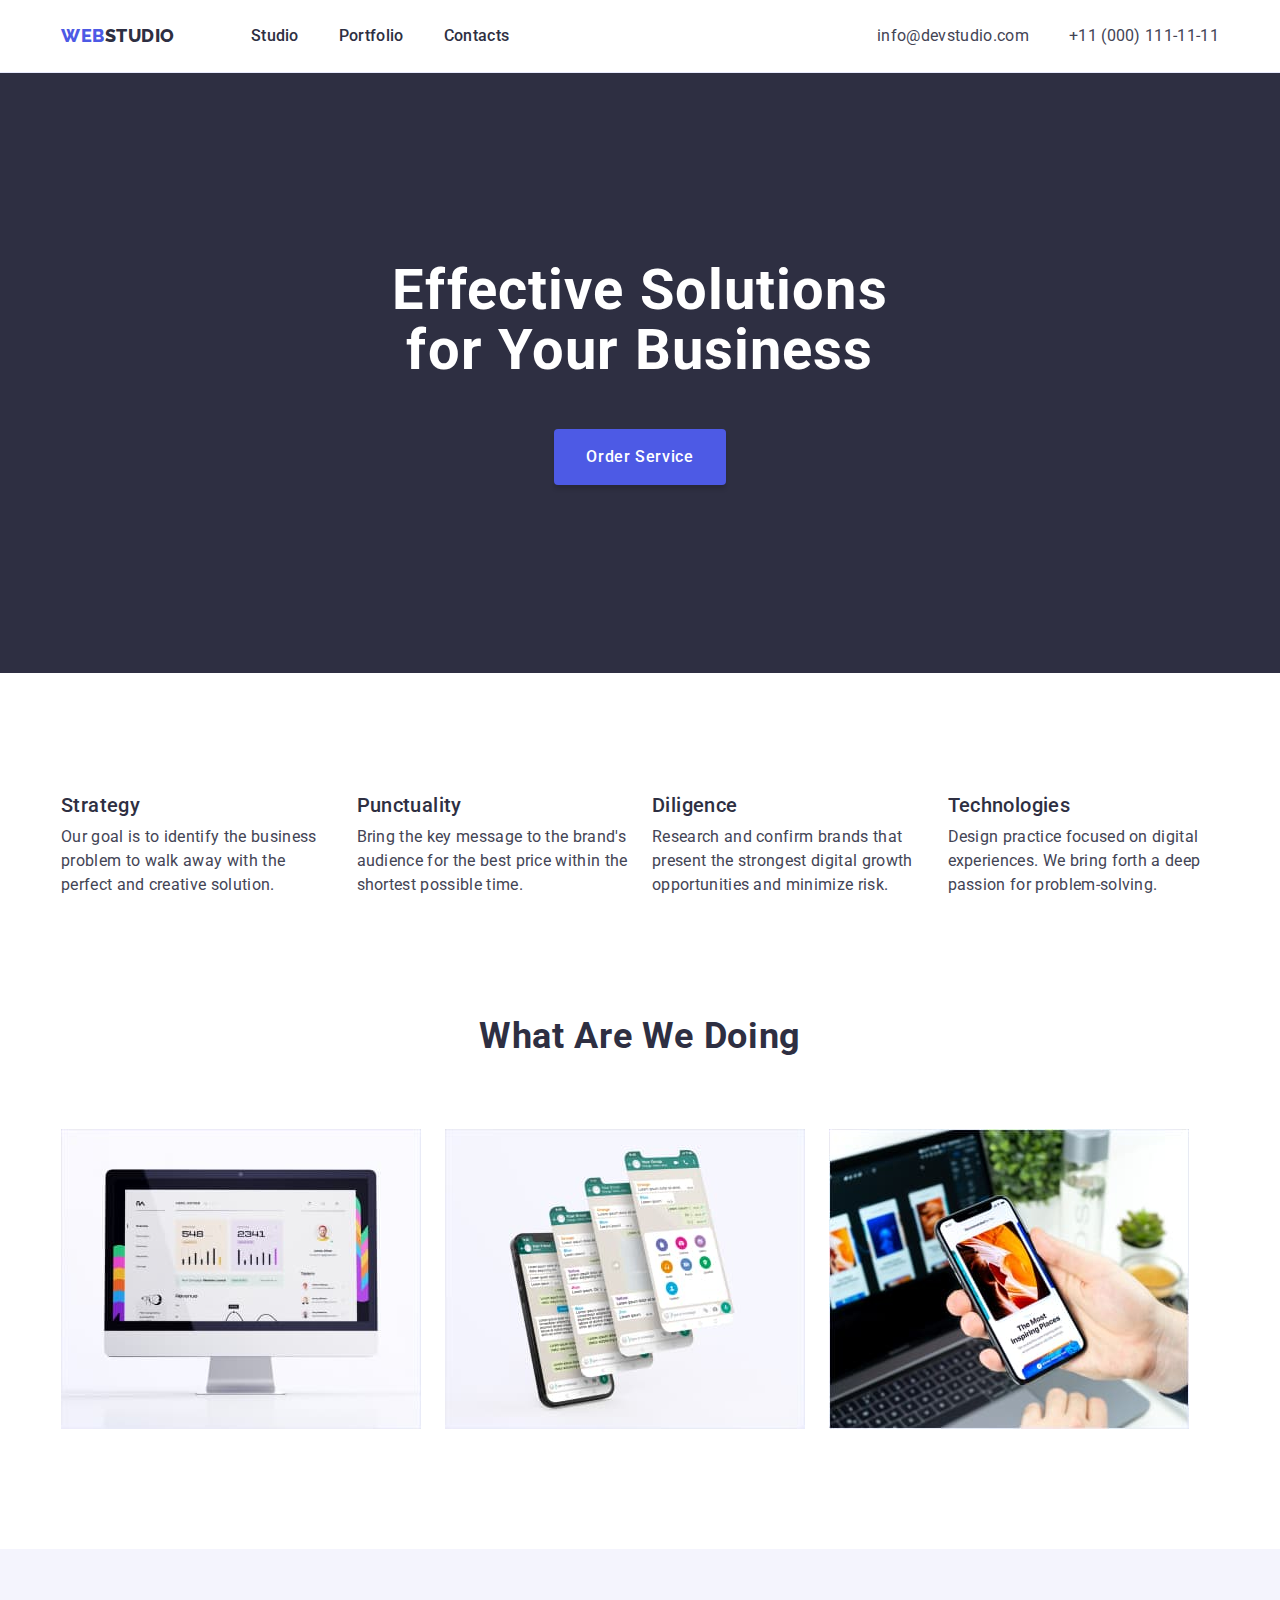
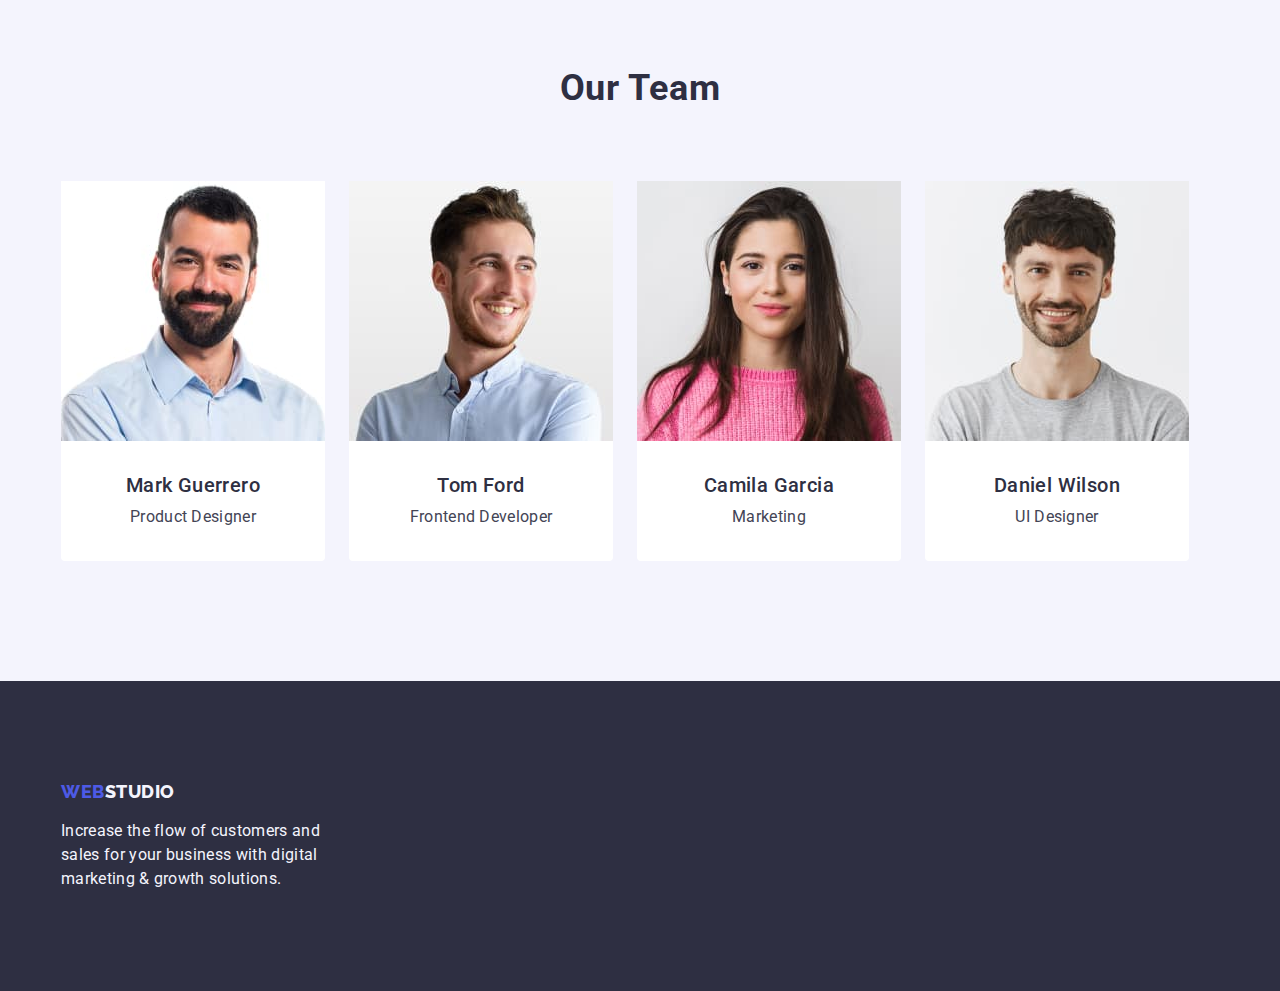
<file: index.html>
<!DOCTYPE html>
<html lang="en">
<head>
    <meta charset="UTF-8">
    <meta name="viewport" content="width=device-width, initial-scale=1.0">
    <link rel="stylesheet" href="https://cdnjs.cloudflare.com/ajax/libs/modern-normalize/2.0.0/modern-normalize.min.css" integrity="sha512-4xo8blKMVCiXpTaLzQSLSw3KFOVPWhm/TRtuPVc4WG6kUgjH6J03IBuG7JZPkcWMxJ5huwaBpOpnwYElP/m6wg==" crossorigin="anonymous" referrerpolicy="no-referrer" />
    <link rel="preconnect" href="https://fonts.googleapis.com">
   <link rel="preconnect" href="https://fonts.gstatic.com" crossorigin>
   <link href="https://fonts.googleapis.com/css2?family=Raleway:wght@800&family=Roboto:wght@400;500;700;900&display=swap" rel="stylesheet">
   <link rel="stylesheet" href="./css/styles.css">
    <title>WebStudio</title>
 </head>
 <body>

 <header class="header">
    <div class="container header-container">
    <nav class="menu-navigation">
    <a href="./index.html" class="header-logo link">WEB<span class="header-logo-studio link">Studio</span></a>
    
    <ul class="header-menu list">
          <li class="header-menu-item"><a href="./index.html" class="header-menu link ">Studio</a></li>
          <li class="header-menu-item"><a  href="./portfolio.html" class="header-menu link  ">Portfolio</a></li>
          <li class="header-menu-item"><a  href="" class="header-menu link ">Contacts</a></li>
        </ul>
    </nav>
    <address class="address">
        <ul class="header-address list">
        <li class="header-address-item"><a href="mailto:info@devstudio.com" class="header-address link">info@devstudio.com</a></li>
        <li class="header-address-item"><a href="tel:+110001111111" class="header-address link">+11 (000) 111-11-11</a></li>
        </ul>
    </address>
    </div>
 </header>
 <main>
<section class="main-section">
    <div class="container">
 <h1 class="main-title">Effective Solutions
for Your Business</h1>
<button class="one-button" type="button"><span class="button-title">Order Service</span></button>
</div>
</section>
<section class="advantages-section">
    <div class="container">
    <h2 class="visually-hidden">Advantages</h2>
<ul class="advatanges list">
    <li class="advatanges-list-section">
<h3 class="advantages-title">Strategy</h3>
<p class="advatanges-text">Our goal is to identify the business
problem to walk away with the perfect and creative solution.</p></li>
<li class="advatanges-list-section">
<h3 class="advantages-title">Punctuality</h3>
<p class="advatanges-text">Bring the key message to the brand's audience for the best price within the shortest possible time.</p>
</li>
<li class="advatanges-list-section">
<h3 class="advantages-title">Diligence</h3>
<p class="advatanges-text">Research and confirm brands that present the strongest digital growth opportunities and minimize risk.</p>
</li>
<li class="advatanges-list-section">
<h3 class="advantages-title">Technologies</h3>
<p class="advatanges-text">Design practice focused on digital experiences. We bring forth a deep passion for problem-solving.</p>
</li>
</ul>
</div>
</section>
    <section class="activity-section">
        <div class="container">
        <h2 class="section-title">What Are We Doing</h2>
        <ul class="section-item list">
            <li class="section-images-list"><img src="./images/img-1.jpg" 
                 alt="Site"
                 width="360"
                 height="300">
                 </li>
            <li class="section-images-list"><img src="./images/img-2.jpg" 
                alt="Chat"
                width="360"
                 height="300"></li>
            <li class="section-images-list"><img src="./images/img-3.jpg"
                 alt="Mobile program"
                 width="360"
                 height="300"></li>
        </ul>
        </div>
    </section>
    <section class="team-section">
    <div class="container">
        <h2 class="team-title">Our Team</h2>
        <ul class="team-list list">
            <li class="team-list-section">
                <img src="./images/img-team-1.jpg" 
                alt="Product Designer"
                width="264"
                 height="260">
                 <div class="team-card-content ">
                <h3 class="team-subtitle">Mark Guerrero</h3>
                <p class="team-text">Product Designer</p>
                </div>
            </li>
            <li class="team-list-section">
                <img src="./images/img-team-2.jpg"
                 alt="Frontend Developer"
                  width="264"
                 height="260">
                 <div class="team-card-content ">
                <h3 class="team-subtitle">Tom Ford</h3>
                <p class="team-text">Frontend Developer</p>
                </div>
            </li>
            <li class="team-list-section"><img src="./images/img-team-3.jpg"
                alt="Marketing"
                 width="264"
                 height="260">
                 <div class="team-card-content ">
                <h3 class="team-subtitle">Camila Garcia</h3>
                <p class="team-text">Marketing</p>
                </div>
            </li>
            <li class="team-list-section">
                <img src="./images/img-team-4.jpg"
                 alt="UI Designer"
                  width="264"
                 height="260">
                 <div class="team-card-content ">
                <h3 class="team-subtitle">Daniel Wilson</h3>
                <p class="team-text">UI Designer</p>
                </div>
            </li>
        </ul>
    </div>
    </section>
 </main>
<footer class="footer">  
    <div class="container">
    <a href="./index.html" class="footer-logo link">WEB<span class="header-logo-studio-footer link">Studio</span></a>
    <p class="footer-text">Increase the flow of customers and sales for your business with digital marketing & growth solutions.</p>
    </div>
</footer>
</body>
</html>
</file>
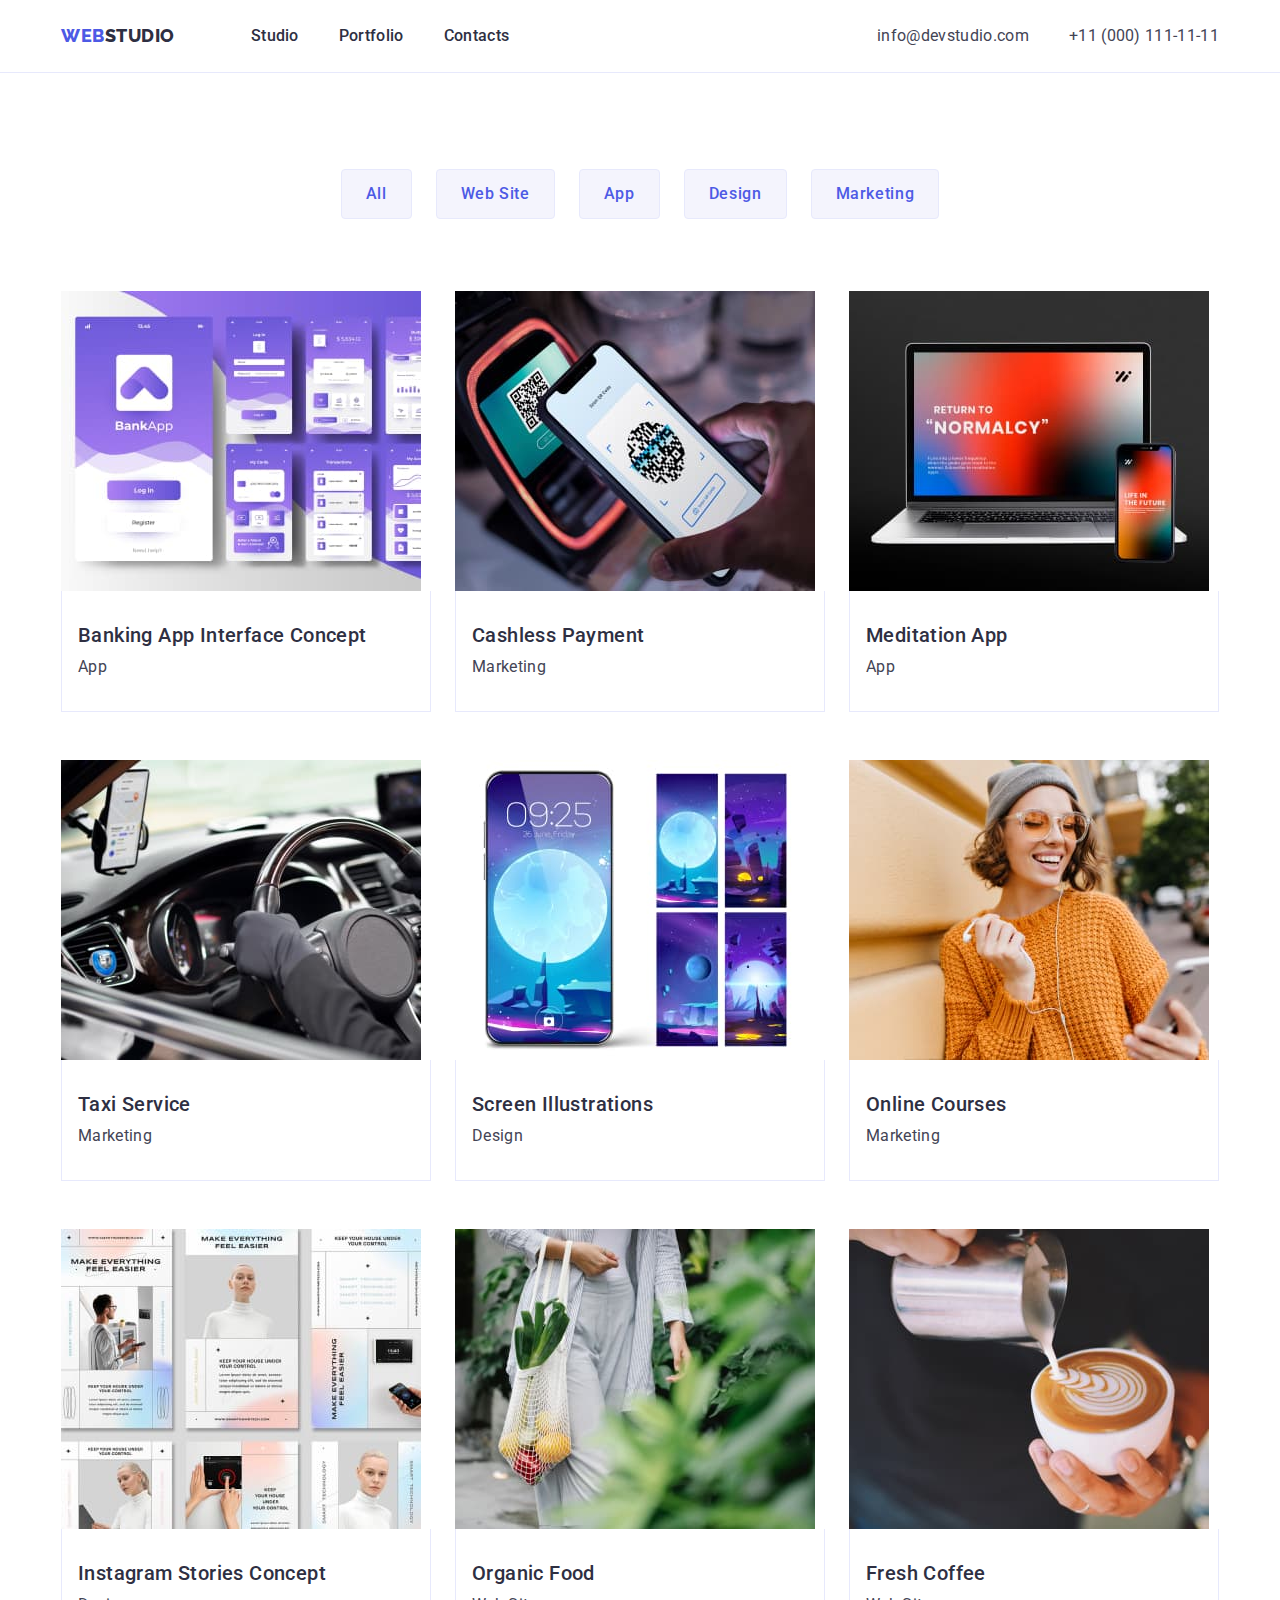
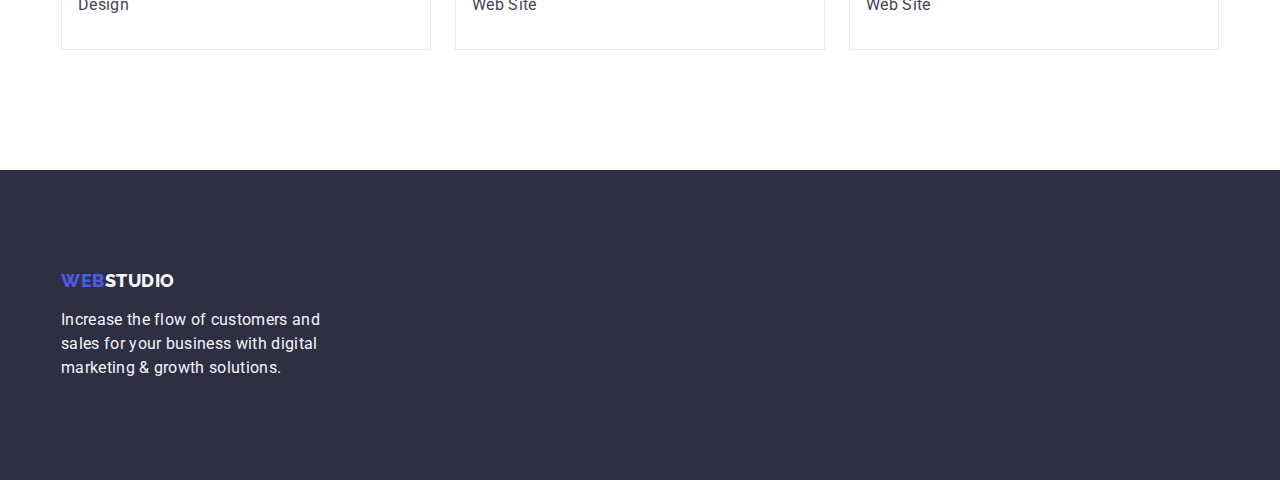
<file: portfolio.html>
<!DOCTYPE html>
<html lang="en">
<head>
    <meta charset="UTF-8">
    <meta name="viewport" content="width=device-width, initial-scale=1.0">
    <title>WebStudio</title>
    <link rel="stylesheet" href="https://cdnjs.cloudflare.com/ajax/libs/modern-normalize/2.0.0/modern-normalize.min.css" integrity="sha512-4xo8blKMVCiXpTaLzQSLSw3KFOVPWhm/TRtuPVc4WG6kUgjH6J03IBuG7JZPkcWMxJ5huwaBpOpnwYElP/m6wg==" crossorigin="anonymous" referrerpolicy="no-referrer" />
    <link rel="preconnect" href="https://fonts.googleapis.com">
   <link rel="preconnect" href="https://fonts.gstatic.com" crossorigin>
   <link href="https://fonts.googleapis.com/css2?family=Raleway:wght@800&family=Roboto:wght@400;500;700;900&display=swap" rel="stylesheet">
   <link rel="stylesheet" href="./css/styles.css">

 </head>
<body>
    <header class="header">
    <div class="container header-container">
    <nav class="menu-navigation">
    <a href="./index.html" class="header-logo link">WEB<span class="header-logo-studio link">Studio</span></a>
    
    <ul class="header-menu list">
          <li class="header-menu-item"><a href="./index.html" class="header-menu link ">Studio</a></li>
          <li class="header-menu-item"><a  href="./portfolio.html" class="header-menu link  ">Portfolio</a></li>
          <li class="header-menu-item"><a  href="" class="header-menu link ">Contacts</a></li>
        </ul>
    </nav>
    <address class="address">
        <ul class="header-address list">
        <li class="header-address-item"><a href="mailto:info@devstudio.com" class="header-address link">info@devstudio.com</a></li>
        <li class="header-address-item"><a href="tel:+110001111111" class="header-address link">+11 (000) 111-11-11</a></li>
        </ul>
    </address>
    </div>
 </header>
    <main>
        <section class="portfolio-section">
            <div class="container">    <h1 class="visually-hidden">buttons</h1>
        <ul class="section-button-list list">
            <li class="button-item-all"><button class="button-all" type="button">All</button></li>
            <li class="button-item"><button class="button-all" type="button">Web Site</button></li>
            <li class="button-item"><button class="button-all" type="button">App</button></li>
            <li class="button-item"><button class="button-all" type="button">Design</button></li>
            <li class="button-item"><button class="button-all" type="button">Marketing</button></li>
        </ul>  
          
            <ul class="portfolio-list list">
                <li class="portfolio-section-link"> 
                    <a class="portfolio-section-link link" href="">
                    <img src="./images/img-banking.jpg" 
                    alt="Banking"
                    width="360"
                    height="300">
                    <div class="portfolio-section-text">
                    <h2 class="section-picture-title">Banking App Interface Concept</h2>
                    <p class="section-picture-text">App</p>
                    </div>
                    </a>
                </li>
                <li class="portfolio-section-link">
                    <a class="portfolio-section-link link" href="">
                <img src="./images/img-cashless.jpg"
                     alt="Cashless"
                     width="360"
                     height="300">
                     <div class="portfolio-section-text">
                     <h2 class="section-picture-title">Cashless Payment</h2>
                    <p class="section-picture-text">Marketing</p>
                    </div>
                    </a>
                </li>
                <li class="portfolio-section-link">
                    <a class="portfolio-section-link link" href="">
                <img src="./images/img-meditation.jpg" 
                    alt="Meditation"
                    width="360"
                    height="300">
                    <div class="portfolio-section-text">
                    <h2 class="section-picture-title">Meditation App</h2>
                    <p class="section-picture-text">App</p>
                    </div>
                    </a>
                </li>
                <li class="portfolio-section-link">
                    <a class="portfolio-section-link link" href="">
                <img src="./images/img-taxi.jpg" 
                    alt="Taxi"
                    width="360"
                    height="300">
                    <div class="portfolio-section-text">
                    <h2 class="section-picture-title">Taxi Service</h2>
                    <p class="section-picture-text">Marketing</p>
                    </div>
                    </a>
                </li>
                <li class="portfolio-section-link">
                    <a class="portfolio-section-link link" href="">
               <img src="./images/img-screen.jpg" 
                    alt="Screen"
                    width="360"
                    height="300">
                    <div class="portfolio-section-text">
                    <h2 class="section-picture-title" >Screen Illustrations</h2>
                    <p class="section-picture-text">Design</p>
                    </div>
                    </a>
                </li>
                <li class="portfolio-section-link">
                    <a class="portfolio-section-link link" href="">
                <img src="./images/img-online.jpg" 
                    alt="Online"
                    width="360"
                    height="300">
                    <div class="portfolio-section-text">
                    <h2 class="section-picture-title">Online Courses</h2>
                    <p class="section-picture-text">Marketing</p>
                    </div>
                    </a>
                </li>
                <li class="portfolio-section-link">
                    <a class="portfolio-section-link link" href="">
                <img src="./images/img-instagram.jpg" 
                    alt="Instagram"
                    width="360"
                    height="300">
                    <div class="portfolio-section-text">
                    <h2 class="section-picture-title">Instagram Stories Concept</h2>
                    <p class="section-picture-text">Design</p>
                    </div>
                    </a>
                </li>
                <li class="portfolio-section-link">
                    <a class="portfolio-section-link link" href="">
                <img src="./images/img-organic.jpg" 
                    alt="Organic"
                    width="360"
                    height="300">
                    <div class="portfolio-section-text">
                    <h2 class="section-picture-title">Organic Food</h2>
                    <p class="section-picture-text">Web Site</p>
                    </div>
                    </a>
                </li>
                <li class="portfolio-section-link">
                    <a class="portfolio-section-link link" href="">
                <img src="./images/img-coffe.jpg" 
                    alt="Coffe"
                    width="360"
                    height="300">
                    <div class="portfolio-section-text">
                    <h2 class="section-picture-title">Fresh Coffee</h2>
                    <p class="section-picture-text">Web Site</p>
                    </div>
                    </a>
                </li>
                
             </ul>
            </div>
       </section>  
    </main>
    <footer class="footer">  
    <div class="container">
    <a href="./index.html" class="footer-logo link">WEB<span class="header-logo-studio-footer link">Studio</span></a>
    <p class="footer-text">Increase the flow of customers and sales for your business with digital marketing & growth solutions.</p>
    </div>
</footer>
</body>
</html>
</file>
<file: css/styles.css>
:root{
    --primary-font: "Roboto", sans-serif; --logo-font: 'Raleway', sans-serif;
    --slate:#434455; --navyblue: #2E2F42; --white:#FFFFFF; --iris: #4D5AE5;
    --cloud: #F4F4FD; --ocean: #404BBF; --cornflower: #E7E9FC; 
}
body{
font-family: "Roboto", sans-serif;
color: #434455;
background-color: #FFFFFF;
display: block;
margin: 0;
}
p,h1,h2,h3,h4,h5,h6{
    margin-top: 0;
    margin-bottom: 0;
}
ul,ol{
    padding-left: 0;
    margin-top: 0;
    margin-bottom: 0;
}
img{
    display: block;
}
footer{
    display: block;
}
.footer-logo.link{
     font-family:"Raleway", sans-serif;
 font-size: 18px;
 line-height: 1.17;
 font-weight: 800;
 letter-spacing: 0.03em;
 text-align: left;
 color: #4D5AE5;
 text-decoration: none;
 text-transform: uppercase;
 margin-top: 0;
    margin-bottom: 16px;
    display: inline-block;
}
.container{
    max-width: 1158px;
    padding-left: 15px;
    padding-right: 15px;
    margin: 0 auto;
    
}
.header-container{
    display: flex;
    align-items: center;
    
}
.header{
    border-bottom: 1px solid #e7e9fc;
}
.header.container{
    display: flex;
    justify-content: space-between;
}
.list{
    padding-left: 0;
    margin-top: 0;
    margin-bottom: 0;
    list-style: none;
}
.header-logo.link{
    font-family:"Raleway", sans-serif;
 font-size: 18px;
 line-height: 1.17;
 font-weight: 800;
 letter-spacing: 0.03em;
 text-align: left;
 color: #4D5AE5;
 text-decoration: none;
 text-transform: uppercase;
 padding-top: 24px;
  padding-bottom: 24px;
 margin-right: 76px;
 margin-top: 0;
    margin-bottom: 0;
    display: inline-block;
   
}
.header-menu-link.link{
    text-transform: uppercase;
}
.header-logo-studio.link{
    font-family: Raleway;
 font-size: 18px;
 font-weight: 800;
 line-height: 1.16;
 letter-spacing: 0.03em;
 text-align: left;
 color: #2E2F42;
  text-decoration: none;
}

.header-menu.link{
font-family: Roboto;
font-size: 16px;
font-weight: 500;
line-height: 1.5;
letter-spacing: 0.02em;
text-align: left;
color: #2E2F42;
text-decoration: none;
display: block;
padding-top: 24px;
  padding-bottom: 24px;
}

.header.link{
    padding: 24px,0;
}
.header-menu.link:hover{
    color: #404BBF;
}
.header-menu.link:focus{
    color:#404BBF;
}
.header-menu.list{
    list-style: none;
    display: flex;
    align-items: center;
    gap: 40px;
    
}
.header-address.link{
font-family: Roboto;
font-size: 16px;
line-height: 1.5;
letter-spacing: 0.02em;
text-align: left;
color: #434455;
text-decoration: none;
display: block;
padding: 24px 0 24px;
}
.menu-navigation{
    display: flex;
    align-items: center;
}
.header-address.link:hover{
    color:#404BBF ;
}
.header-address.link:focus{
    color: #404BBF;
}
.address{
     font-style: normal;
     margin-left: auto;
}
.header-address.list{
    list-style: none;
    display: flex;
    align-items: center;
    gap: 40px;
    
}
.header-logo-studio-footer.link{
     font-family: Raleway;
 font-size: 18px;
 line-height: 1.16;
 letter-spacing: 0.03em;
 text-align: left;
 color: #F4F4FD;
  text-decoration: none;
}
.main-section{
 padding: 188px 0;
 background:#2E2F42;
}
.main-title{
    font-size: 56px;
    font-weight: 700;
    line-height: 1.07;
    letter-spacing: 1.12px;
    text-align: center;
    max-width: 496px;
    margin: 0 auto 48px auto;
    color: #ffffff;
   
}

.one-button{
 background-color:#4D5AE5;
 font-family: "Roboto", sans-serif;
 font-weight: 500;
 font-size: 16px;
 line-height: 1.5;
 letter-spacing: 0.04em;
 color: #ffffff;
 cursor: pointer;display: inline-flex;
 padding: 16px 32px;
 align-items: flex-start;
 gap: 10px;
 border-radius: 4px;
 box-shadow: 0px 4px 4px 0px rgba(0, 0, 0, 0.15);
 border: none;
 display: block;
 min-width: 169px;
 align-items: center;
 margin: 0 auto;

}
.one-button:hover{
    background-color: #404BBF;
}
.one-button:focus{
 background-color: #404BBF;
}
.button-title{
    color: #FFFFFF;
}
.advantages-section{
    padding: 120px 0;
    
}
.advantages-title{
font-family: Roboto;
font-weight: 500;
font-size: 20px;
line-height: 1.2;
letter-spacing: 0.02em;
text-align: left;
color: #2E2F42;
margin-bottom: 8px;

}
.advatanges-text{
font-family: Roboto;
font-size: 16px;
line-height: 1.5;
letter-spacing: 0.02em;
text-align: left;
color: #434455;

}
.advatanges.list{
    list-style: none;
    display: flex;
    gap: 24px;
}
.advatanges-list-section{
    flex-basis: calc((100% - 72px) / 4);
}
.section-text{
font-family: Roboto;
font-size: 36px;
line-height: 1.11;
letter-spacing: 0.02em;
text-align: center;
color: #2E2F42;

}
.section-title{
    font-size: 36px;
    line-height: 1.11;
    text-align: center;
    letter-spacing: 0.02em;
    text-transform: capitalize;
    color: #2E2F42;
    text-align: center;
    margin-bottom: 72px
}
.section-item.list{
    list-style: none;
    display: flex;
    gap: 24px;
}
.activity-section{
    padding-bottom: 120px;
}
.team-section{
    background-color: #F4F4FD;
 padding: 120px 0;
}
.team-title{
font-family: Roboto;
font-size: 36px;
line-height: 1.11;
letter-spacing: 0.02em;
text-align: center;
text-transform: capitalize;
color:#2E2F42;
background-color: #F4F4FD;
text-align: center;
 margin-bottom: 72px;

}
.team-subtitle{
font-family: Roboto;
font-size: 20px;
font-weight: 500;
line-height: 1.2;
letter-spacing: 0.02em;
text-align: center;
color: #2E2F42;
background-color: #FFFFFF;
margin-bottom: 8px;
}
.team-text{
font-family: Roboto;
font-size: 16px;
line-height: 1.5;
letter-spacing: 0.02em;
text-align: center;
color:#434455;

}
.team-card-content {
    padding: 32px 0;
    text-align: center;
}
.team-list.list{
    list-style: none;
    display: flex;
    gap: 24px;
}
.team-list-section{
    background-color: #FFFFFF;
    border-radius: 0px 0px 4px 4px
}
.footer{
    background-color: #2E2F42;
    padding: 100px 0;
}
.header-logo-footer{
    color:#F4F4FD;
}
.footer-text{
font-family: Roboto;
font-size: 16px;
line-height: 1.5;
letter-spacing: 0.02em;
text-align: left;
color:#F4F4FD;
max-width: 264px;
}

.section-button-list.list{
    list-style: none;
    text-decoration: none;
    display: flex;
    justify-content: center;
    gap: 24px;
    margin-bottom: 72px;
}

.portfolio-section{
    padding-top: 96px;
    padding-bottom: 120px;
}
.visually-hidden {
  position: absolute;
  width: 1px;
  height: 1px;
  margin: -1px;
  border: 0;
  padding: 0;
  
  white-space: nowrap;
  clip-path: inset(100%);
  clip: rect(0 0 0 0);
  overflow: hidden;
}
.button-all {
    color: #4D5AE5;
    font-family:inherit;
    font-size: 16px;
    font-weight: 500;
    line-height: 1.5;
    letter-spacing: 0.04em;
    background-color: #f4f4fd;
    cursor: pointer;
padding: 12px 24px;
border-radius: 4px;
border: 1px solid var(--cornflower, #E7E9FC);
background: var(--cloud, #F4F4FD);
}
.button-all:hover{
    color: #FFFFFF; background-color: #404BBF;
 border: 1px solid transparent;
}
    .button-all:focus{
       color: #FFFFFF; background-color: #404BBF; 
       border: 1px solid transparent;
    }
.section-picture-title{   
 font-family: Roboto;
 font-size: 20px;
 font-weight: 500;
 line-height: 1.2;
 letter-spacing: 0.02em;
 text-align: left;
 color: #2E2F42;
 text-decoration: none;
 margin-bottom: 8px;
}
.section-picture-text{  
 font-family: Roboto;
 font-size: 16px;
 font-weight: 400;
 line-height: 1.5;
 letter-spacing: 0.02em;
 text-align: left;
 color: #434455;
 text-decoration: none;
}
.portfolio-section-link{
  text-decoration: none;
    width: calc( (100% - 48px) / 3);
   
}

.portfolio-section-text{
    padding: 32px 16px;
    border: 1px solid #e7e9fc;
    border-top: none;
    
}

.portfolio-list.list{
    list-style: none;
    background-color: #FFFFFF;
    display: flex;
    flex-wrap: wrap;
    row-gap: 48px;
    column-gap: 24px;
   
}
</file>
